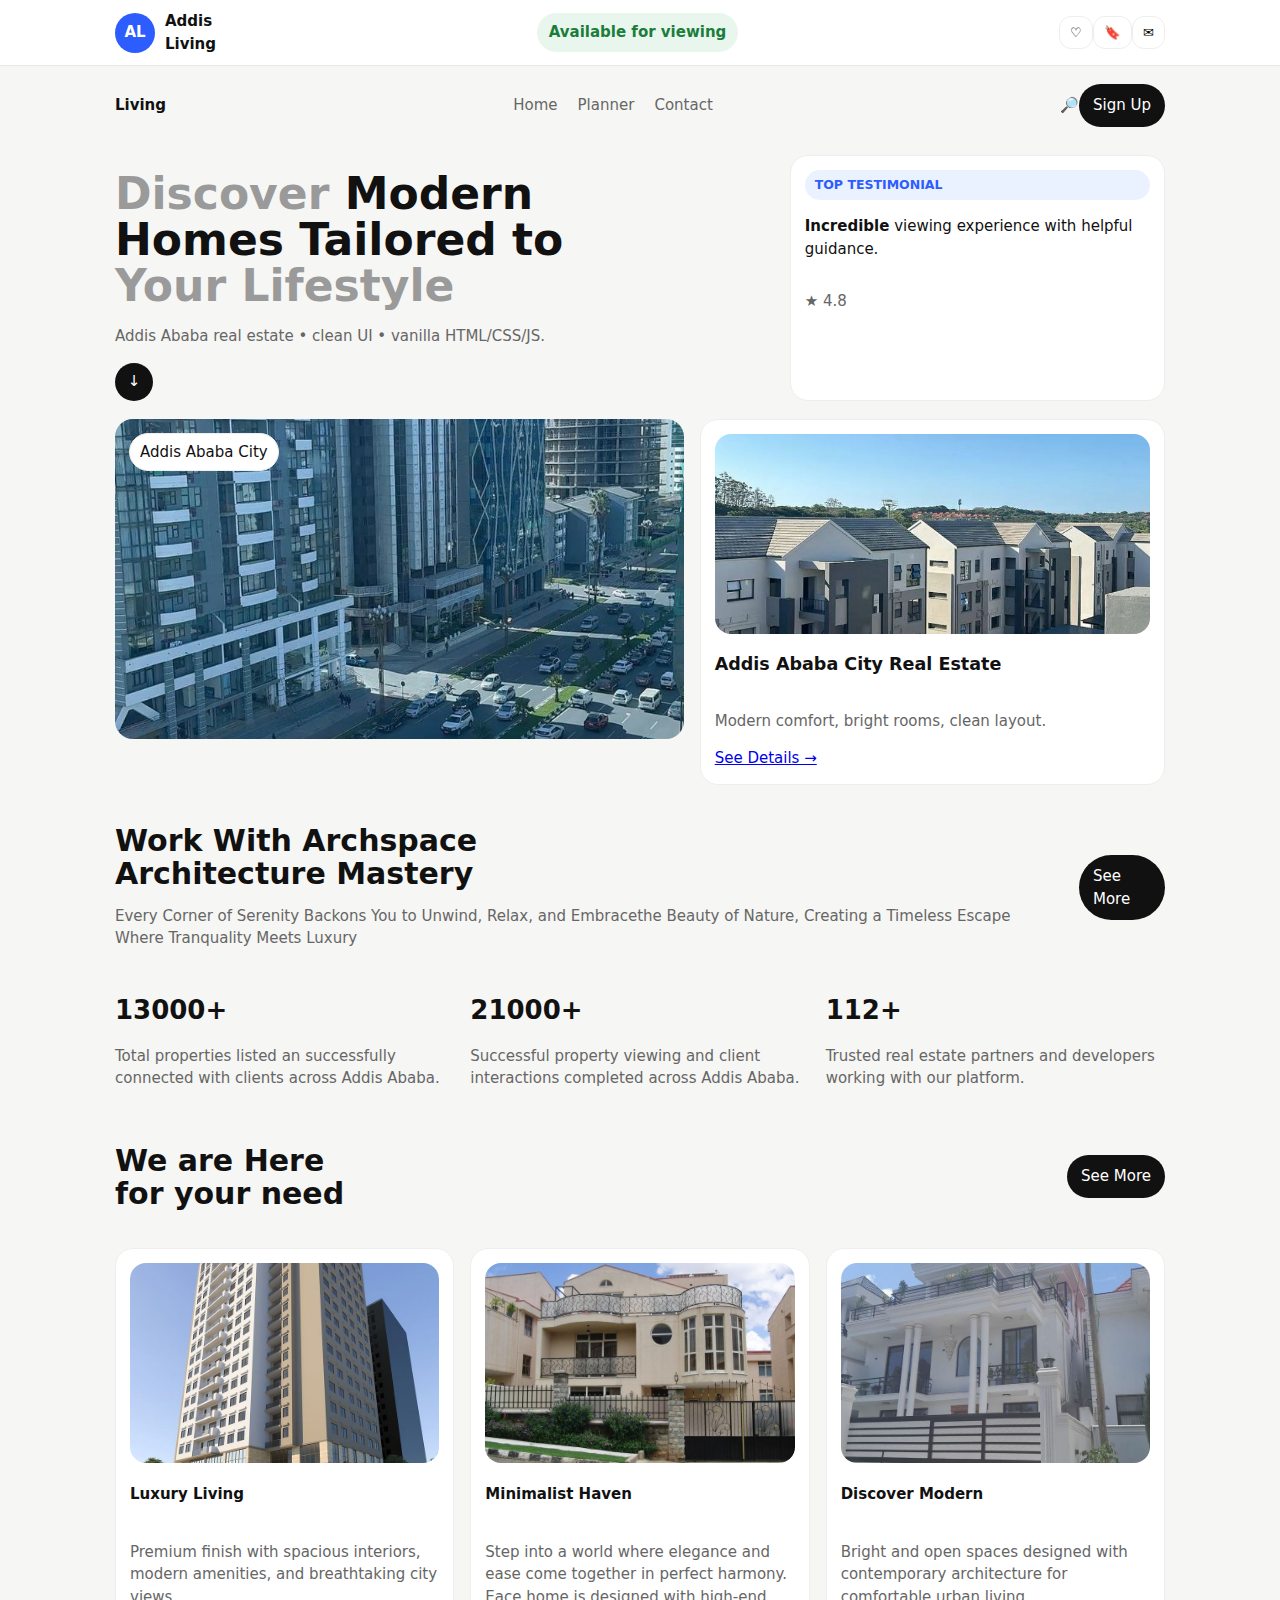
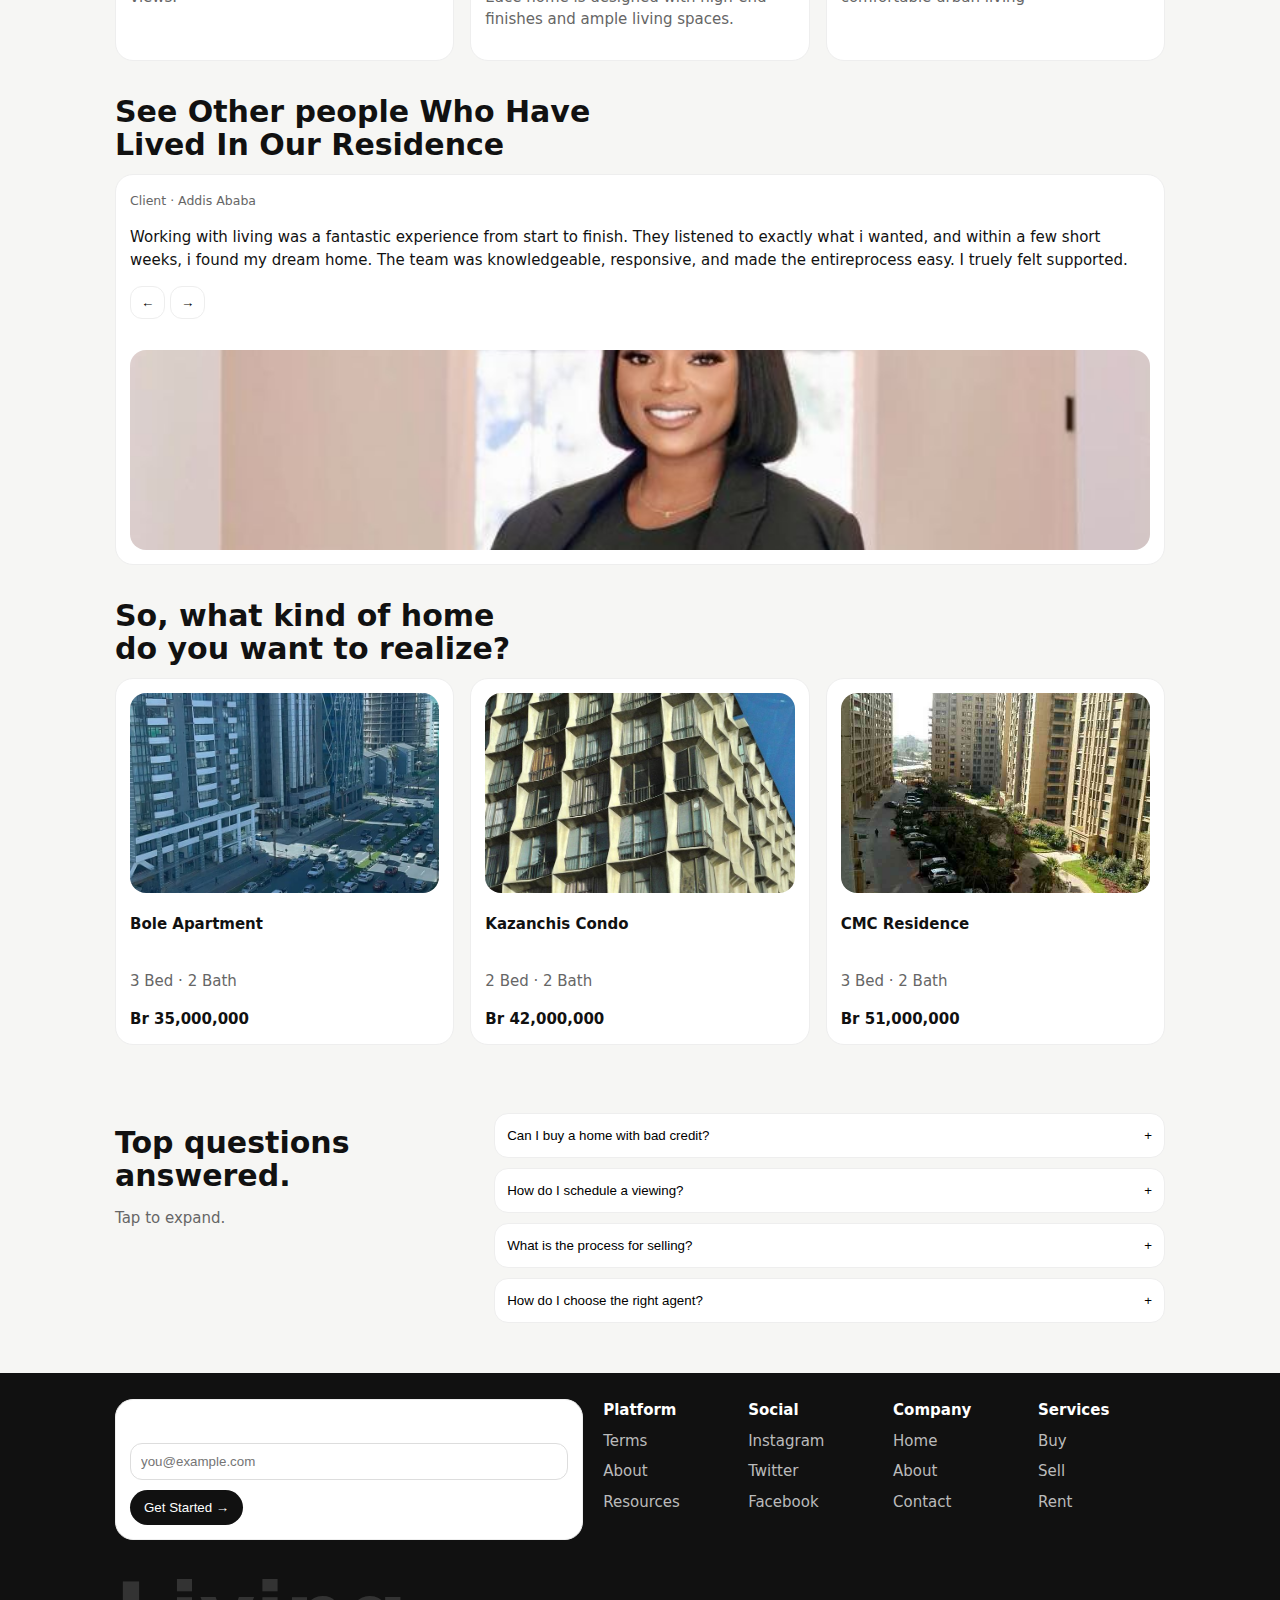
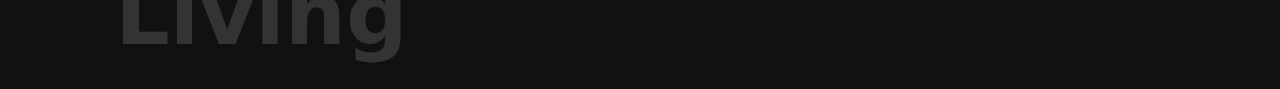
<file: index.html>
<!doctype html><html lang="en"><head>
<meta charset="utf-8"><meta name="viewport" content="width=device-width,initial-scale=1">
<title>Addis Ababa Living</title>
<link rel="stylesheet" href="style.css"><script src="script.js" defer></script>
</head><body data-page="home"><a class="skip" href="#m">Skip</a>

<header class="top"><div class="w">
  <a class="brand" href="index.html"><span class="logo">AL</span><b>Addis<br>Living</b></a>
  <span class="pill">Available for viewing</span>
  <span class="act"><button type="button">♡</button><button type="button">🔖</button><button type="button">✉</button></span>
</div></header>

<nav class="nav w" aria-label="Primary">
  <b>Living</b>
  <span class="links"><a class="a" href="index.html">Home</a><a href="planner.html">Planner</a><a href="contact.html">Contact</a></span>
  <span class="r"><span aria-hidden="true">🔎</span><a class="btn" href="contact.html">Sign Up</a></span>
</nav>

<main id="m" class="w">
  <section class="hero">
    <div>
      <h1><span>Discover</span> Modern<br>Homes Tailored to<br><span>Your Lifestyle</span></h1>
      <p class="mut">Addis Ababa real estate • clean UI • vanilla HTML/CSS/JS.</p>
      <span class="down" aria-hidden="true">↓</span>
    </div>
    <aside class="card">
      <small class="tag">TOP TESTIMONIAL</small>
      <p><b>Incredible</b> viewing experience with helpful guidance.</p>
      <p class="mut">★ 4.8</p>
    </aside>
  </section>

  <section class="two" aria-label="Featured">
    <article class="big">
      <img alt="Featured Addis property" src="images/photo_4_2026-01-30_15-35-51.jpg">
      <span class="cap">Addis Ababa City</span>
    </article>
    <article class="card">
      <img alt="Addis real estate" src="images/photo_1_2026-01-30_15-35-51.jpg">
      <h3>Addis Ababa City Real Estate</h3>
      <p class="mut">Modern comfort, bright rooms, clean layout.</p>
      <a class="lnk" href="contact.html">See Details →</a>
    </article>
  </section>

  <section class="split">
    <div><h2>Work With Archspace<br>Architecture Mastery</h2><p class="mut">Every Corner of Serenity Backons You to Unwind, Relax, and Embracethe Beauty of Nature, Creating a Timeless Escape Where Tranquality Meets Luxury</p></div>
    <a class="btn dark" href="planner.html">See More</a>
  </section>

  <section class="stats" aria-label="Stats">
    <article><b>13000+</b><p class="mut">Total properties listed an successfully connected with clients across Addis Ababa. </p></article>
    <article><b>21000+</b><p class="mut">Successful property viewing and client interactions completed across Addis Ababa.</p></article>
    <article><b>112+</b><p class="mut">Trusted real estate partners and developers working with our platform.</p></article>
  </section>

  <section class="split">
    <div><h2>We are Here<br>for your need</h2></div>
    <a class="btn dark" href="contact.html">See More</a>
  </section>

  <section class="grid" aria-label="Highlights">
    <article class="card"><img alt="Luxury" src="images/photo_3_2026-01-30_15-35-51.jpg"><h4>Luxury Living</h4><p class="mut">Premium finish with spacious interiors, modern amenities, and breathtaking city views.</p></article>
    <article class="card"><img alt="Minimal" src="images/photo_1_2026-01-30_15-49-24.jpg"><h4>Minimalist Haven</h4><p class="mut">Step into a world where elegance and ease come together in perfect harmony. Eace home is designed with high-end finishes and ample living spaces. </p></article>
    <article class="card"><img alt="Modern" src="images/photo_6_2026-01-30_15-35-51.jpg"><h4>Discover Modern</h4><p class="mut">Bright and open spaces designed with contemporary architecture for comfortable urban living</p></article>
  </section>

  <section class="test">
    <h2>See Other people Who Have<br>Lived In Our Residence</h2>
    <div class="tbox card">
      <div>
        <small class="mut">Client · Addis Ababa</small>
        <p>Working with living was a fantastic experience from start to finish. They listened to exactly what i wanted, and within a few short weeks, i found my dream home. The team was knowledgeable, responsive, and made the entireprocess easy. I truely felt supported.</p>
        <p><button class="ic" type="button">←</button> <button class="ic" type="button">→</button></p>
      </div>
      <img class="face" alt="Client portrait" src="images/photo_1_2026-01-30_15-54-44.jpg">
    </div>
  </section>

  <section class="listings">
    <h2>So, what kind of home<br>do you want to realize?</h2>

  <div class="grid">
    <article class="card">
      <img src="images/photo_4_2026-01-30_15-35-51.jpg" alt="Bole Apartment">
      <h4>Bole Apartment</h4>
      <p class="mut">3 Bed · 2 Bath</p>
      <b>Br 35,000,000</b>
    </article>

    <article class="card">
      <img src="images/photo_5_2026-01-30_15-35-51.jpg" alt="Kazanchis Condo">
      <h4>Kazanchis Condo</h4>
      <p class="mut">2 Bed · 2 Bath</p>
      <b>Br 42,000,000</b>
    </article>

    <article class="card">
      <img src="images/photo_2_2026-01-30_15-35-51.jpg" alt="CMC Residence">
      <h4>CMC Residence</h4>
      <p class="mut">3 Bed · 2 Bath</p>
      <b>Br 51,000,000</b>
    </article>
  </div>
</section>
     
    <div class="grid"></div>
  </section>

  <section class="faq">
    <div><h2>Top questions<br>answered.

</h2><p class="mut">Tap to expand.</p></div>
    <div>
      <button class="q" type="button">Can I buy a home with bad credit? <span>+</span></button><div class="ans">Yes—co-signer, higher down payment, or improve score first.</div>
      <button class="q" type="button">How do I schedule a viewing? <span>+</span></button><div class="ans">Use Contact page and we confirm date/time.</div>
      <button class="q" type="button">What is the process for selling? <span>+</span></button><div class="ans">Valuation → listing → viewings → offer → contract → closing.</div>
      <button class="q" type="button">How do I choose the right agent? <span>+</span></button><div class="ans">Choose local expertise + good communication.</div>
    </div>
  </section>
</main>

<footer class="foot">
  <div class="w fgrid">
    <section class="card">
      <b>Subscribe to the Prime Newsletter</b>
      <form id="subForm" novalidate>
        <label class="sr" for="subEmail">Email</label>
        <input id="subEmail" type="email" placeholder="you@example.com" required>
        <button class="btn dark" type="submit">Get Started →</button>
        <small id="subMsg" class="mut" aria-live="polite"></small>
      </form>
    </section>
    <section class="cols" aria-label="Footer links">
      <div><b>Platform</b><a href="#">Terms</a><a href="#">About</a><a href="#">Resources</a></div>
      <div><b>Social</b><a href="#">Instagram</a><a href="#">Twitter</a><a href="#">Facebook</a></div>
      <div><b>Company</b><a href="#">Home</a><a href="#">About</a><a href="#">Contact</a></div>
      <div><b>Services</b><a href="#">Buy</a><a href="#">Sell</a><a href="#">Rent</a></div>
    </section>
  </div>
  <div class="w bigword">Living</div>
</footer>
<script src="script.js"></script>


</body></html>
</file>
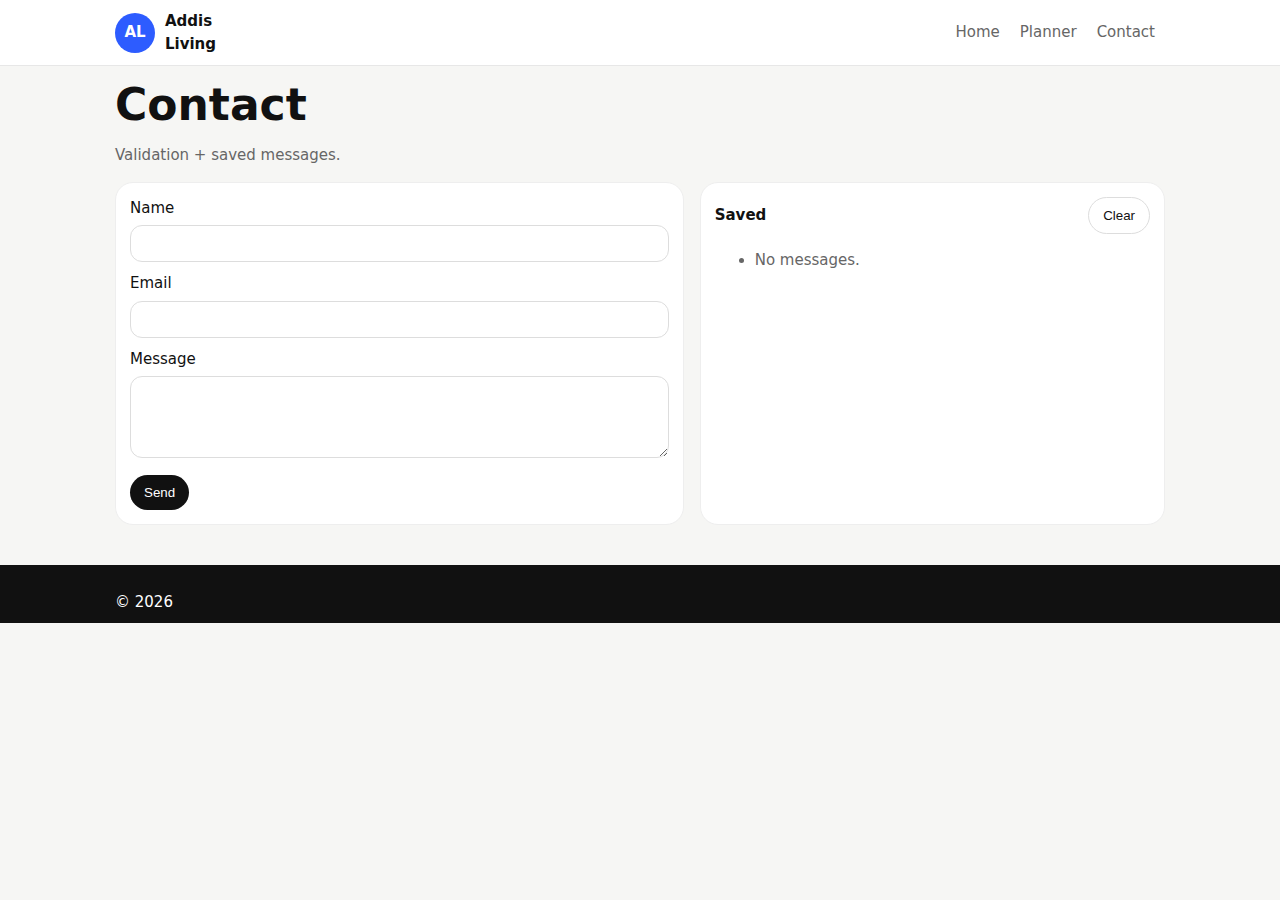
<file: contact.html>
<!doctype html><html lang="en"><head>
<meta charset="utf-8"><meta name="viewport" content="width=device-width,initial-scale=1">
<title>Contact | Addis Living</title>
<link rel="stylesheet" href="style.css"><script src="script.js" defer></script>
</head><body data-page="contact"><a class="skip" href="#m">Skip</a>

<header class="top"><div class="w">
  <a class="brand" href="index.html"><span class="logo">AL</span><b>Addis<br>Living</b></a>
  <nav class="links" aria-label="Primary"><a href="index.html">Home</a><a href="planner.html">Planner</a><a class="a" href="contact.html">Contact</a></nav>
</div></header>

<main id="m" class="w">
  <h1>Contact</h1><p class="mut">Validation + saved messages.</p>
  <section class="two">
    <article class="card">
      <form id="cForm" novalidate>
        <label>Name <input id="cName" required></label>
        <label>Email <input id="cEmail" type="email" required></label>
        <label>Message <textarea id="cMsg" rows="4" required></textarea></label>
        <button class="btn dark" type="submit">Send</button>
        <small id="cErr" class="err" aria-live="polite"></small> <small id="cOk" class="ok" aria-live="polite"></small>
      </form>
    </article>
    <aside class="card">
      <div class="row"><b>Saved</b><button class="btn o" id="cClear" type="button">Clear</button></div>
      <ul id="cList" aria-live="polite"></ul>
    </aside>
  </section>
</main>

<footer class="foot"><div class="w">© <span id="year"></span></div></footer>
</body></html>
</file>
<file: style.css>
*{box-sizing:border-box}body{margin:0;font:15px/1.5 system-ui,Arial;background:#f6f6f4;color:#111}
.w{width:min(1050px,calc(100% - 40px));margin:auto}img{width:100%;display:block;border-radius:18px}
h1{font-size:44px;line-height:1.05;margin:1rem 0}h1 span{color:#9a9a9a}h2{font-size:30px;line-height:1.1;margin:.8rem 0}
.mut{color:#666}.skip{position:absolute;left:-999px}.skip:focus{left:1rem;top:1rem;background:#000;color:#fff;padding:.4rem}
.top{background:#fff;border-bottom:1px solid #e7e7e7;padding:10px 0}.top .w{display:flex;align-items:center;justify-content:space-between;gap:14px}
.brand{display:flex;gap:10px;align-items:center;color:inherit;text-decoration:none}.logo{width:40px;height:40px;border-radius:50%;background:#2d5cff;color:#fff;display:grid;place-items:center;font-weight:900}
.pill{background:#e9f6ee;color:#1b7d3c;border-radius:999px;padding:8px 12px;font-weight:600}
.act button,.ic{border:1px solid #eee;background:#fff;border-radius:12px;padding:8px 10px;cursor:pointer}
.nav{display:flex;align-items:center;justify-content:space-between;padding:18px 0}.links a{margin:0 10px;color:#666;text-decoration:none}.a{text-decoration:underline;color:#111}
.btn{display:inline-block;padding:10px 14px;border-radius:999px;background:#111;color:#fff;text-decoration:none;border:0;cursor:pointer}
.btn.o{background:#fff;color:#111;border:1px solid #ddd}.dark{background:#111}
.hero{display:grid;grid-template-columns:1.4fr .8fr;gap:18px;align-items:start;margin:10px 0 18px}
.down{width:38px;height:38px;border-radius:50%;background:#111;color:#fff;display:grid;place-items:center;margin-top:14px}
.card{background:#fff;border:1px solid #eee;border-radius:18px;padding:14px}.tag{display:inline-block;background:#eaf1ff;color:#2d5cff;border-radius:999px;padding:6px 10px;font-weight:800}
.two{display:grid;grid-template-columns:1.35fr .65fr;gap:16px}.big{position:relative}.cap{position:absolute;top:14px;left:14px;background:#fff;border:1px solid #eee;padding:7px 10px;border-radius:999px}
.split{display:flex;align-items:center;justify-content:space-between;gap:16px;margin:26px 0}
.stats,.grid{display:grid;grid-template-columns:repeat(3,1fr);gap:16px}.stats b{font-size:26px}
.test{margin:34px 0}.tbox{display:grid;grid-template-columns:1.4fr .6fr;gap:16px;align-items:center}
.face{height:160px;object-fit:cover}.listings{margin:34px 0}
.faq{display:grid;grid-template-columns:.7fr 1.3fr;gap:18px;margin:34px 0}
.q{width:100%;text-align:left;padding:14px 12px;border-radius:14px;border:1px solid #eee;background:#fff;cursor:pointer;display:flex;justify-content:space-between;margin-bottom:10px}
.ans{display:none;background:#fff;border:1px solid #eee;border-radius:14px;padding:12px;margin:-6px 0 10px}
input,select,textarea{width:100%;padding:10px;border-radius:12px;border:1px solid #ddd;margin:6px 0 10px}
.row{display:flex;justify-content:space-between;align-items:center;gap:10px}.err{color:#c0392b}.ok{color:#1b7d3c}
.list{list-style:none;padding:0}.foot{background:#111;color:#fff;margin-top:40px;padding:26px 0 10px}
.fgrid{display:grid;grid-template-columns:1fr 1.2fr;gap:20px}.cols{display:grid;grid-template-columns:repeat(4,1fr);gap:18px}
.cols a{display:block;color:#bbb;text-decoration:none;margin-top:8px}.bigword{font-size:86px;opacity:.14;font-weight:900;margin-top:10px}
.sr{position:absolute;left:-999px}
@media(max-width:900px){.hero,.two,.tbox,.faq,.fgrid{grid-template-columns:1fr}/* Make cards equal size */
.grid{
  display:grid;
  grid-template-columns:repeat(3,1fr);
  gap:16px;
}

.card{
  display:flex;
  flex-direction:column;
  height:100%;
}

.card img{
  width:100%;
  height:220px;        
  object-fit:cover;    
  border-radius:16px;
}


.card h4{margin:12px 0 4px}
.card p{margin:0 0 6px}.grid,.stats,.cols{grid-template-columns:1fr}h1{font-size:36px}.bigword{font-size:64px}}

.grid{
  display:grid;
  grid-template-columns:repeat(3,1fr);
  gap:16px;
}

.card{
  height:100%;
  display:flex;
  flex-direction:column;
}

.card img{
  height:220px;        
  width:100%;
  object-fit:cover;
}

.two{
  display:grid;
  grid-template-columns:1.1fr 0.9fr; 
  gap:16px;
}

.big img{
  height:320px;     
  object-fit:cover;
  border-radius:18px;
}
.card img{
  width:100%;
  height:200px;
  object-fit:cover;
  border-radius:16px;
}

.listings + .listings {
  display: none;
}
</file>
